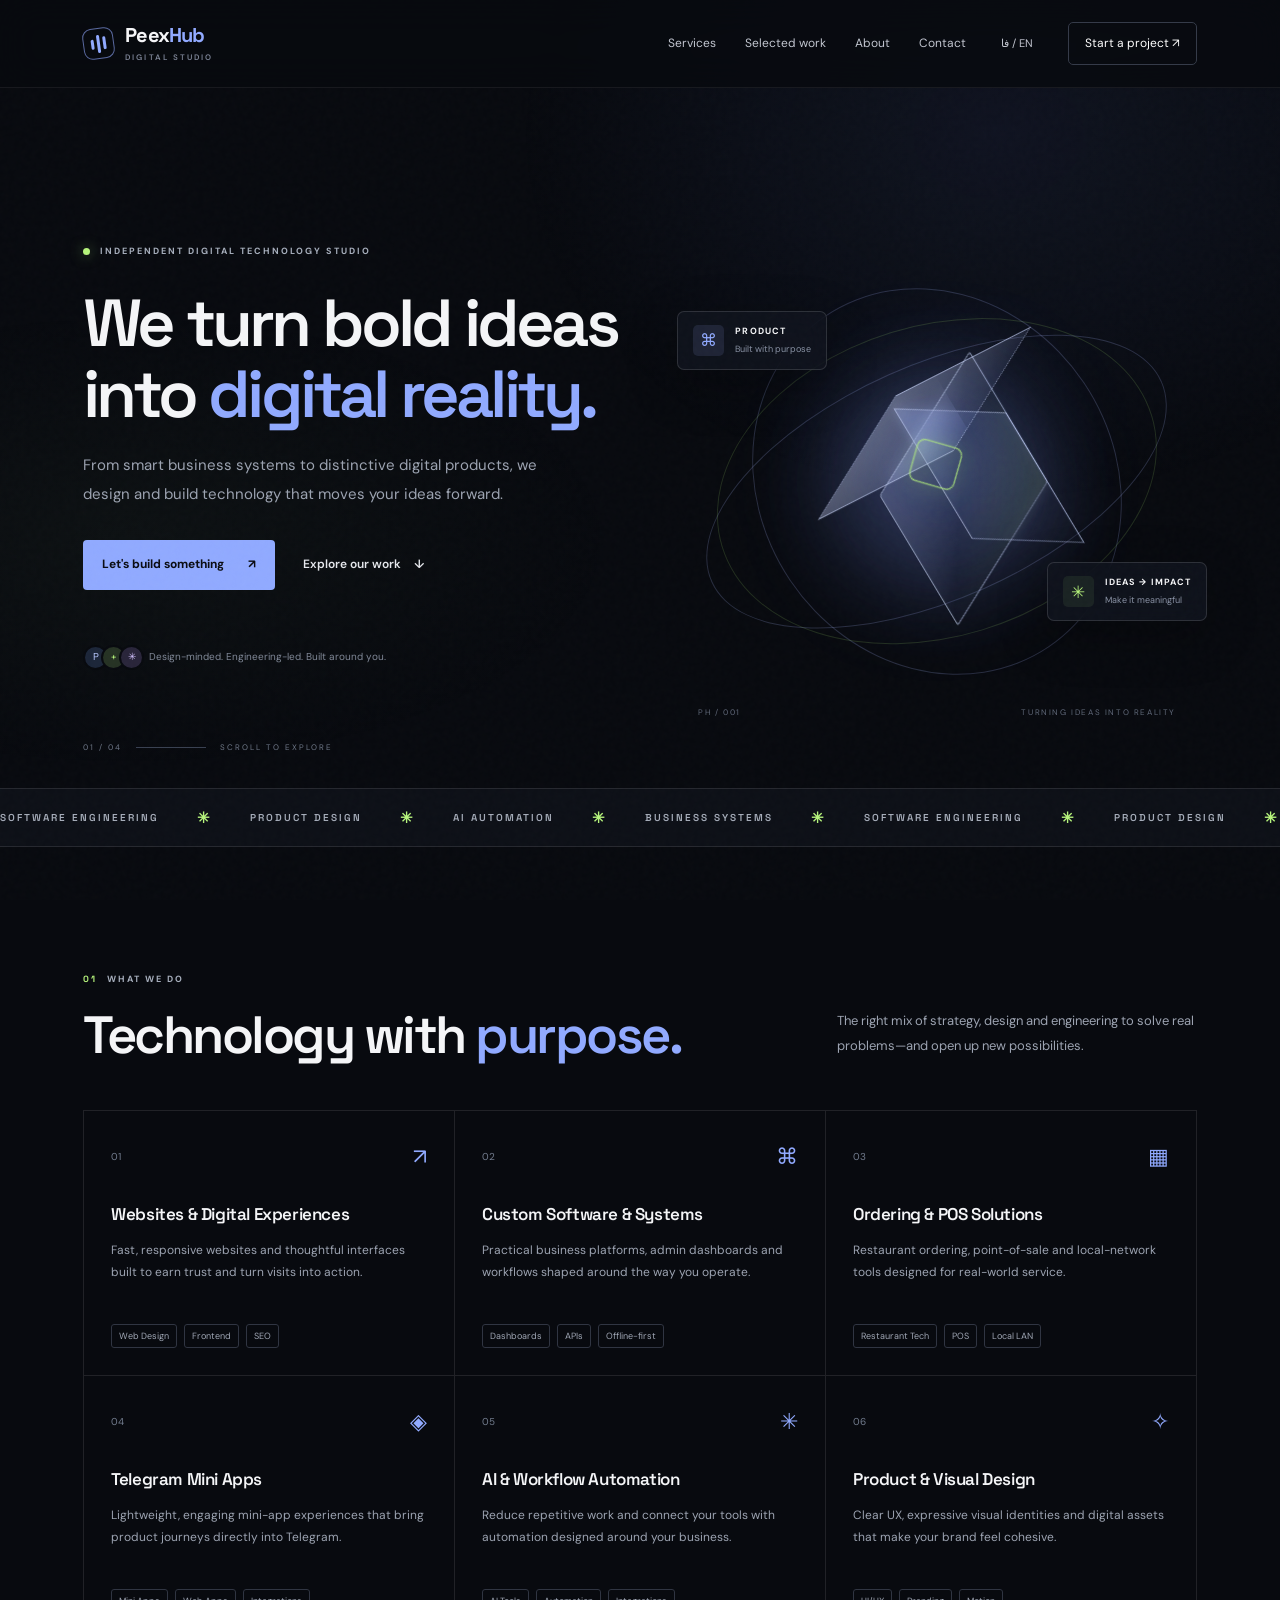
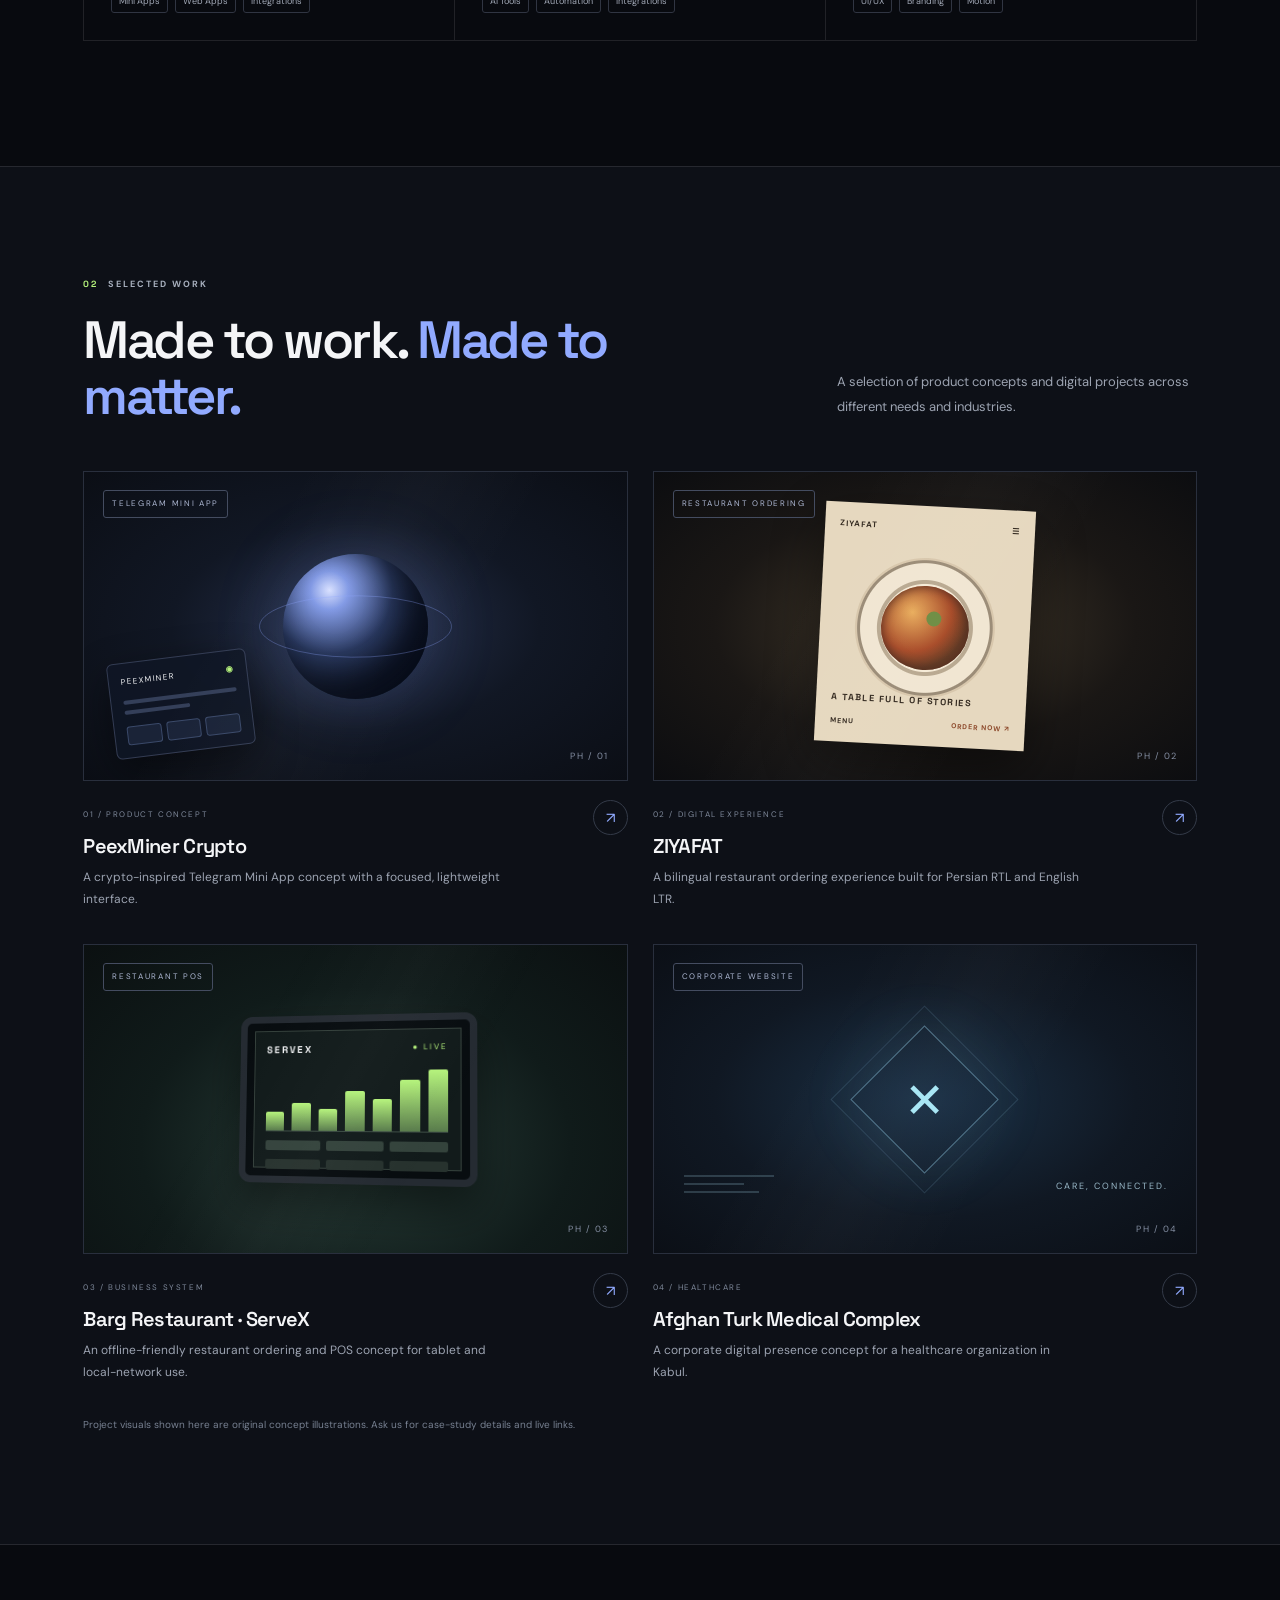
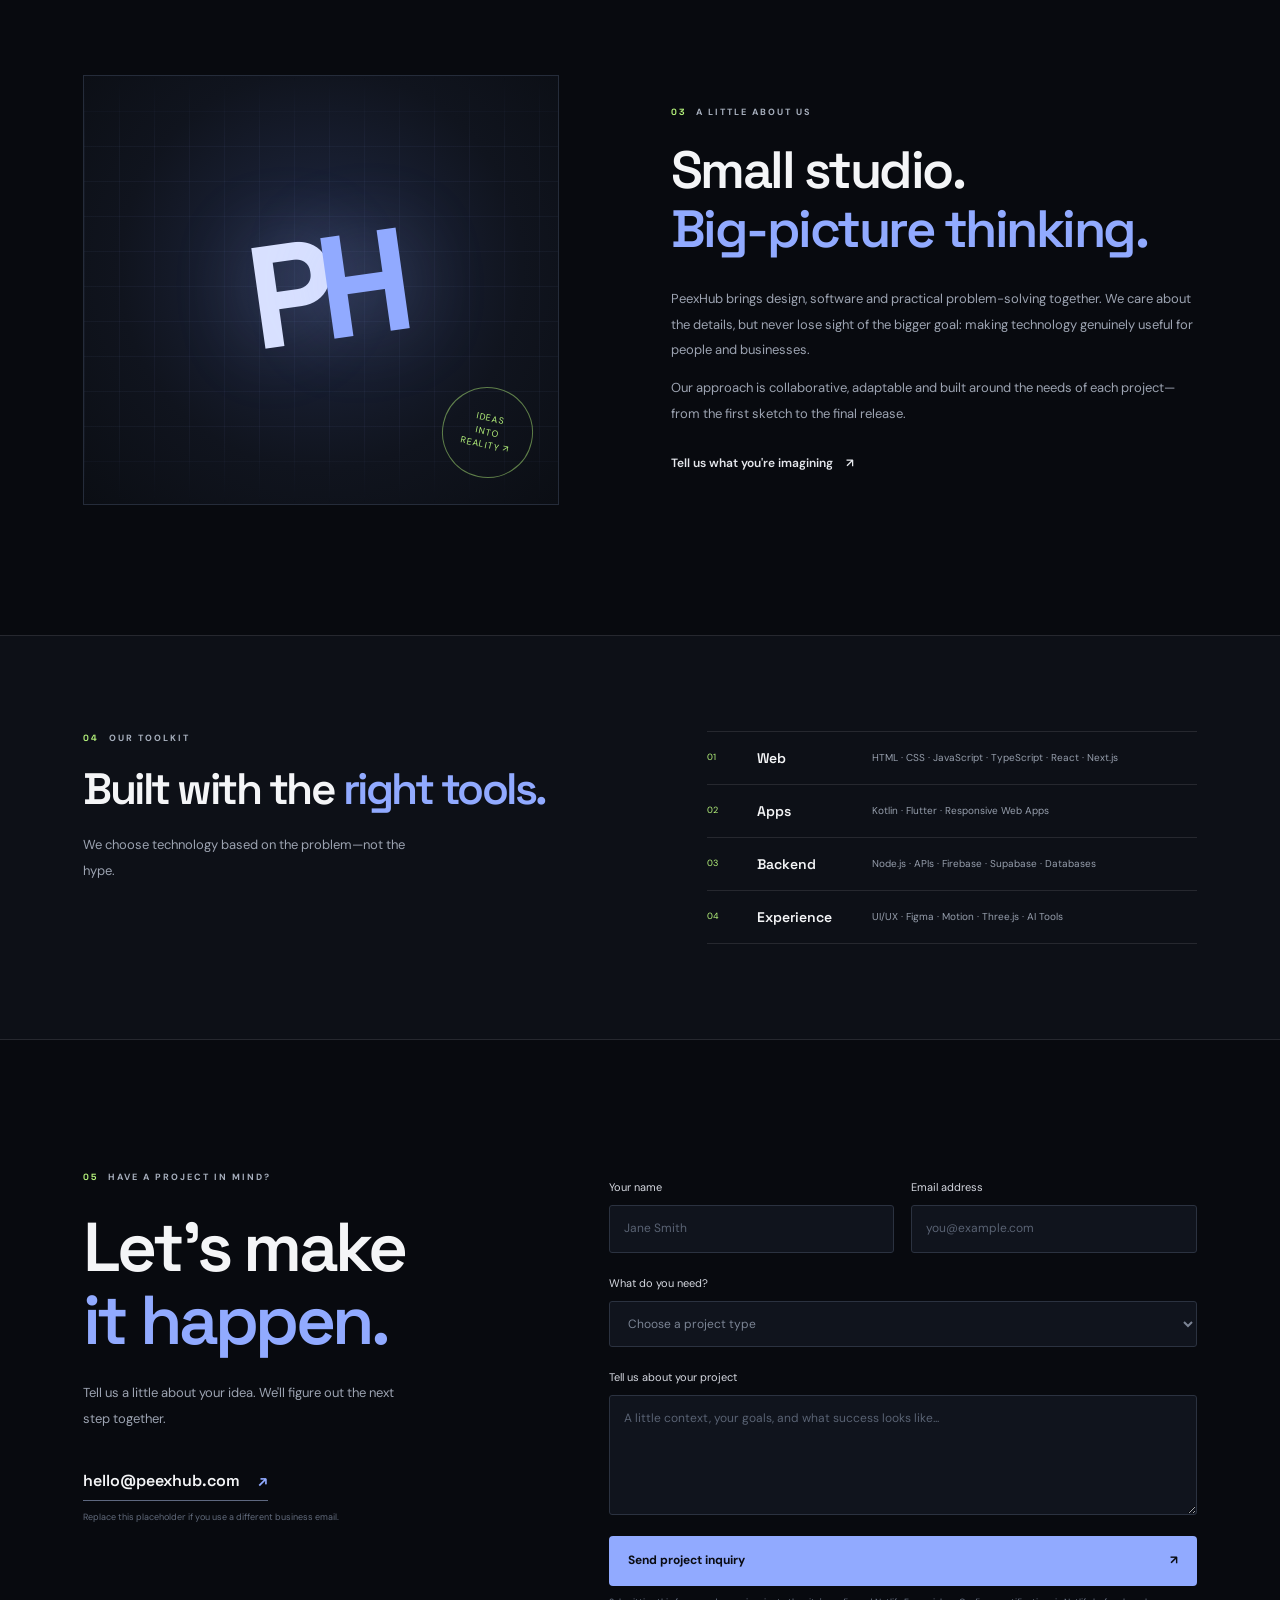
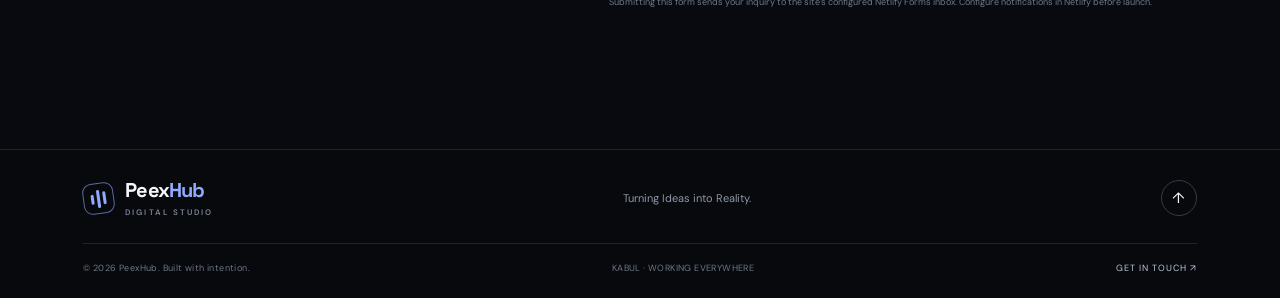
<file: index.html>
<!doctype html>
<html lang="en" dir="ltr">
<head>
  <meta charset="utf-8">
  <meta name="viewport" content="width=device-width, initial-scale=1">
  <meta name="theme-color" content="#080a0f">
  <meta name="description" content="PeexHub is a digital technology and software studio building websites, custom software, business systems, Telegram Mini Apps and AI-powered experiences.">
  <meta name="keywords" content="PeexHub, software development, digital product studio, web development, business systems, Telegram Mini Apps, AI automation">
  <meta property="og:type" content="website">
  <meta property="og:title" content="PeexHub — Turning Ideas into Reality">
  <meta property="og:description" content="Digital products, software and experiences built for what comes next.">
  <meta property="og:url" content="https://peexhub.com/">
  <meta name="twitter:card" content="summary_large_image">
  <link rel="canonical" href="https://peexhub.com/">
  <link rel="icon" href="assets/favicon.svg" type="image/svg+xml">
  <link rel="preconnect" href="https://fonts.googleapis.com">
  <link rel="preconnect" href="https://fonts.gstatic.com" crossorigin>
  <link href="https://fonts.googleapis.com/css2?family=DM+Sans:wght@400;500;600;700&family=Space+Grotesk:wght@400;500;600;700&family=Vazirmatn:wght@400;500;600;700&display=swap" rel="stylesheet">
  <link rel="stylesheet" href="styles.css">
  <title>PeexHub — Turning Ideas into Reality</title>
</head>
<body>
  <div class="noise" aria-hidden="true"></div>
  <header class="site-header">
    <a class="brand" href="#home" aria-label="PeexHub home">
      <span class="brand-mark"><span></span><span></span><span></span></span>
      <span>Peex<span>Hub</span><small> DIGITAL STUDIO</small></span>
    </a>
    <button class="menu-toggle" aria-label="Open menu" aria-expanded="false"><span></span><span></span></button>
    <nav class="nav">
      <a href="#services" data-en="Services" data-fa="خدمات">Services</a>
      <a href="#work" data-en="Selected work" data-fa="نمونه‌کارها">Selected work</a>
      <a href="#about" data-en="About" data-fa="درباره ما">About</a>
      <a href="#contact" data-en="Contact" data-fa="تماس">Contact</a>
      <button class="language-switch" type="button" aria-label="Switch language">فا / EN</button>
      <a class="nav-cta" href="#contact" data-en="Start a project ↗" data-fa="شروع پروژه ↗">Start a project ↗</a>
    </nav>
  </header>

  <main>
    <section class="hero section-wrap" id="home">
      <div class="hero-copy">
        <div class="eyebrow"><span class="status-dot"></span><span data-en="INDEPENDENT DIGITAL TECHNOLOGY STUDIO" data-fa="استودیوی مستقل فناوری دیجیتال">INDEPENDENT DIGITAL TECHNOLOGY STUDIO</span></div>
        <h1 data-en="We turn bold ideas into <em>digital reality.</em>" data-fa="ایده‌های بزرگ را به <em>واقعیت دیجیتال</em> تبدیل می‌کنیم.">We turn bold ideas into <em>digital reality.</em></h1>
        <p class="hero-lead" data-en="From smart business systems to distinctive digital products, we design and build technology that moves your ideas forward." data-fa="از سیستم‌های هوشمند تجاری تا محصولات دیجیتال متمایز؛ فناوری‌هایی طراحی و توسعه می‌دهیم که ایده‌های شما را به جلو می‌برند.">From smart business systems to distinctive digital products, we design and build technology that moves your ideas forward.</p>
        <div class="hero-actions">
          <a class="button button-primary" href="#contact"><span data-en="Let's build something" data-fa="بیایید چیزی بسازیم">Let's build something</span><span>↗</span></a>
          <a class="text-link" href="#work"><span data-en="Explore our work" data-fa="دیدن نمونه‌کارها">Explore our work</span><span>↓</span></a>
        </div>
        <div class="hero-proof"><div class="proof-avatars"><i>P</i><i>+</i><i>✳</i></div><span data-en="Design-minded. Engineering-led. Built around you." data-fa="طراحی‌محور، مهندسی‌محور و متناسب با نیاز شما.">Design-minded. Engineering-led. Built around you.</span></div>
      </div>
      <div class="hero-art" aria-label="Abstract 3D digital sculpture">
        <div class="orbit orbit-one"></div><div class="orbit orbit-two"></div><div class="orbit orbit-three"></div>
        <div class="core-glow"></div>
        <div class="glass-cube"><div class="cube-face face-front"></div><div class="cube-face face-side"></div><div class="cube-face face-top"></div><div class="cube-inner"></div></div>
        <div class="floating-chip chip-one"><span class="chip-icon">⌘</span><span><b>PRODUCT</b><small>Built with purpose</small></span></div>
        <div class="floating-chip chip-two"><span class="chip-icon chip-green">✳</span><span><b>IDEAS → IMPACT</b><small>Make it meaningful</small></span></div>
        <div class="art-caption"><span>PH / 001</span><span>TURNING IDEAS INTO REALITY</span></div>
      </div>
      <div class="hero-bottom"><span>01 / 04</span><span class="bottom-line"></span><span data-en="SCROLL TO EXPLORE" data-fa="برای کشف بیشتر پیمایش کنید">SCROLL TO EXPLORE</span></div>
    </section>

    <section class="ticker" aria-label="Our capabilities"><div class="ticker-track"><span>SOFTWARE ENGINEERING</span><b>✳</b><span>PRODUCT DESIGN</span><b>✳</b><span>AI AUTOMATION</span><b>✳</b><span>BUSINESS SYSTEMS</span><b>✳</b><span>SOFTWARE ENGINEERING</span><b>✳</b><span>PRODUCT DESIGN</span><b>✳</b><span>AI AUTOMATION</span><b>✳</b><span>BUSINESS SYSTEMS</span><b>✳</b></div></section>

    <section class="section-wrap services-section" id="services">
      <div class="section-heading"><div><div class="eyebrow"><span class="section-number">01</span><span data-en="WHAT WE DO" data-fa="خدمات ما">WHAT WE DO</span></div><h2 data-en="Technology with <em>purpose.</em>" data-fa="فناوری با <em>هدف روشن.</em>">Technology with <em>purpose.</em></h2></div><p data-en="The right mix of strategy, design and engineering to solve real problems—and open up new possibilities." data-fa="ترکیبی درست از استراتژی، طراحی و مهندسی برای حل مشکلات واقعی و خلق فرصت‌های تازه.">The right mix of strategy, design and engineering to solve real problems—and open up new possibilities.</p></div>
      <div class="service-grid">
        <article class="service-card"><div class="service-top"><span class="service-index">01</span><span class="service-icon">↗</span></div><h3 data-en="Websites & Digital Experiences" data-fa="وب‌سایت و تجربه‌های دیجیتال">Websites & Digital Experiences</h3><p data-en="Fast, responsive websites and thoughtful interfaces built to earn trust and turn visits into action." data-fa="وب‌سایت‌های سریع و واکنش‌گرا با رابط‌های سنجیده برای جلب اعتماد و تبدیل بازدید به اقدام.">Fast, responsive websites and thoughtful interfaces built to earn trust and turn visits into action.</p><div class="tags"><span>Web Design</span><span>Frontend</span><span>SEO</span></div></article>
        <article class="service-card"><div class="service-top"><span class="service-index">02</span><span class="service-icon">⌘</span></div><h3 data-en="Custom Software & Systems" data-fa="نرم‌افزار و سیستم‌های اختصاصی">Custom Software & Systems</h3><p data-en="Practical business platforms, admin dashboards and workflows shaped around the way you operate." data-fa="پلتفرم‌های تجاری، داشبوردهای مدیریتی و گردش‌کارهایی متناسب با شیوه کار شما.">Practical business platforms, admin dashboards and workflows shaped around the way you operate.</p><div class="tags"><span>Dashboards</span><span>APIs</span><span>Offline-first</span></div></article>
        <article class="service-card"><div class="service-top"><span class="service-index">03</span><span class="service-icon">▦</span></div><h3 data-en="Ordering & POS Solutions" data-fa="راهکارهای سفارش‌گیری و صندوق">Ordering & POS Solutions</h3><p data-en="Restaurant ordering, point-of-sale and local-network tools designed for real-world service." data-fa="سیستم‌های سفارش‌گیری رستوران، صندوق فروش و ابزارهای شبکه محلی برای کار واقعی.">Restaurant ordering, point-of-sale and local-network tools designed for real-world service.</p><div class="tags"><span>Restaurant Tech</span><span>POS</span><span>Local LAN</span></div></article>
        <article class="service-card"><div class="service-top"><span class="service-index">04</span><span class="service-icon">◈</span></div><h3 data-en="Telegram Mini Apps" data-fa="مینی‌اپ‌های تلگرام">Telegram Mini Apps</h3><p data-en="Lightweight, engaging mini-app experiences that bring product journeys directly into Telegram." data-fa="تجربه‌های سبک و جذاب که مسیر استفاده از محصول را مستقیماً به تلگرام می‌آورند.">Lightweight, engaging mini-app experiences that bring product journeys directly into Telegram.</p><div class="tags"><span>Mini Apps</span><span>Web Apps</span><span>Integrations</span></div></article>
        <article class="service-card"><div class="service-top"><span class="service-index">05</span><span class="service-icon">✳</span></div><h3 data-en="AI & Workflow Automation" data-fa="هوش مصنوعی و خودکارسازی">AI & Workflow Automation</h3><p data-en="Reduce repetitive work and connect your tools with automation designed around your business." data-fa="کارهای تکراری را کاهش دهید و ابزارهایتان را با خودکارسازی متناسب با کسب‌وکارتان پیوند دهید.">Reduce repetitive work and connect your tools with automation designed around your business.</p><div class="tags"><span>AI Tools</span><span>Automation</span><span>Integrations</span></div></article>
        <article class="service-card"><div class="service-top"><span class="service-index">06</span><span class="service-icon">✧</span></div><h3 data-en="Product & Visual Design" data-fa="طراحی محصول و هویت بصری">Product & Visual Design</h3><p data-en="Clear UX, expressive visual identities and digital assets that make your brand feel cohesive." data-fa="تجربه کاربری روشن، هویت بصری متمایز و دارایی‌های دیجیتال هماهنگ با برند شما.">Clear UX, expressive visual identities and digital assets that make your brand feel cohesive.</p><div class="tags"><span>UI/UX</span><span>Branding</span><span>Motion</span></div></article>
      </div>
    </section>

    <section class="work-section" id="work"><div class="section-wrap"><div class="section-heading"><div><div class="eyebrow"><span class="section-number">02</span><span data-en="SELECTED WORK" data-fa="نمونه‌کارهای منتخب">SELECTED WORK</span></div><h2 data-en="Made to work. <em>Made to matter.</em>" data-fa="برای کارکردن ساخته شده؛ <em>برای اثرگذاری.</em>">Made to work. <em>Made to matter.</em></h2></div><p data-en="A selection of product concepts and digital projects across different needs and industries." data-fa="گزیده‌ای از پروژه‌ها و مفاهیم دیجیتال برای نیازها و حوزه‌های گوناگون.">A selection of product concepts and digital projects across different needs and industries.</p></div>
    <div class="project-grid">
      <article class="project-card project-miner"><div class="project-visual"><div class="miner-orb"></div><div class="project-label">TELEGRAM MINI APP</div><span class="visual-code">PH / 01</span><div class="mini-ui"><span>PEEXMINER</span><b>◉</b><div class="mini-line"></div><div class="mini-line short"></div><div class="mini-stats"><i></i><i></i><i></i></div></div></div><div class="project-info"><div><span class="project-type">01 / PRODUCT CONCEPT</span><h3>PeexMiner Crypto</h3><p data-en="A crypto-inspired Telegram Mini App concept with a focused, lightweight interface." data-fa="مفهوم مینی‌اپ تلگرام با حال‌وهوای کریپتو و رابط کاربری سبک و متمرکز.">A crypto-inspired Telegram Mini App concept with a focused, lightweight interface.</p></div><span class="project-arrow">↗</span></div></article>
      <article class="project-card project-food"><div class="project-visual"><div class="food-window"><div class="food-top"><span>ZIYAFAT</span><span>☰</span></div><div class="food-plate"><div class="food-meal"></div></div><div class="food-caption">A TABLE FULL OF STORIES</div><div class="food-bottom"><span>MENU</span><span>ORDER NOW ↗</span></div></div><div class="project-label">RESTAURANT ORDERING</div><span class="visual-code">PH / 02</span></div><div class="project-info"><div><span class="project-type">02 / DIGITAL EXPERIENCE</span><h3>ZIYAFAT</h3><p data-en="A bilingual restaurant ordering experience built for Persian RTL and English LTR." data-fa="تجربه سفارش‌گیری رستوران با پشتیبانی از فارسی راست‌چین و انگلیسی چپ‌چین.">A bilingual restaurant ordering experience built for Persian RTL and English LTR.</p></div><span class="project-arrow">↗</span></div></article>
      <article class="project-card project-pos"><div class="project-visual"><div class="pos-device"><div class="pos-screen"><div class="pos-head">SERVEX <span>● LIVE</span></div><div class="pos-chart"><i></i><i></i><i></i><i></i><i></i><i></i><i></i></div><div class="pos-row"><b></b><b></b><b></b></div><div class="pos-row second"><b></b><b></b><b></b></div></div></div><div class="project-label">RESTAURANT POS</div><span class="visual-code">PH / 03</span></div><div class="project-info"><div><span class="project-type">03 / BUSINESS SYSTEM</span><h3>Barg Restaurant · ServeX</h3><p data-en="An offline-friendly restaurant ordering and POS concept for tablet and local-network use." data-fa="مفهوم سفارش‌گیری و صندوق رستوران با قابلیت کار آفلاین روی تبلت و شبکه محلی.">An offline-friendly restaurant ordering and POS concept for tablet and local-network use.</p></div><span class="project-arrow">↗</span></div></article>
      <article class="project-card project-medical"><div class="project-visual"><div class="medical-cross">+</div><div class="medical-lines"><span></span><span></span><span></span></div><div class="medical-name">CARE, CONNECTED.</div><div class="project-label">CORPORATE WEBSITE</div><span class="visual-code">PH / 04</span></div><div class="project-info"><div><span class="project-type">04 / HEALTHCARE</span><h3>Afghan Turk Medical Complex</h3><p data-en="A corporate digital presence concept for a healthcare organization in Kabul." data-fa="مفهوم حضور دیجیتال سازمانی برای یک مجموعه خدمات درمانی در کابل.">A corporate digital presence concept for a healthcare organization in Kabul.</p></div><span class="project-arrow">↗</span></div></article>
    </div>
    <p class="portfolio-note" data-en="Project visuals shown here are original concept illustrations. Ask us for case-study details and live links." data-fa="تصاویر این بخش، تصویرسازی مفهومی پروژه‌ها هستند. برای جزئیات و لینک‌های واقعی با ما تماس بگیرید.">Project visuals shown here are original concept illustrations. Ask us for case-study details and live links.</p>
    </div></section>

    <section class="about-section section-wrap" id="about"><div class="about-art"><div class="about-grid"></div><div class="about-monogram">P<span>H</span></div><div class="about-stamp">IDEAS<br>INTO<br>REALITY ↗</div></div><div class="about-copy"><div class="eyebrow"><span class="section-number">03</span><span data-en="A LITTLE ABOUT US" data-fa="کمی درباره ما">A LITTLE ABOUT US</span></div><h2 data-en="Small studio.<br><em>Big-picture thinking.</em>" data-fa="استودیویی کوچک؛<br><em>نگاهی بزرگ.</em>">Small studio.<br><em>Big-picture thinking.</em></h2><p data-en="PeexHub brings design, software and practical problem-solving together. We care about the details, but never lose sight of the bigger goal: making technology genuinely useful for people and businesses." data-fa="PeexHub طراحی، نرم‌افزار و حل عملی مسئله را کنار هم می‌آورد. به جزئیات اهمیت می‌دهیم، اما هدف اصلی را فراموش نمی‌کنیم: فناوری باید برای مردم و کسب‌وکارها واقعاً مفید باشد.">PeexHub brings design, software and practical problem-solving together. We care about the details, but never lose sight of the bigger goal: making technology genuinely useful for people and businesses.</p><p data-en="Our approach is collaborative, adaptable and built around the needs of each project—from the first sketch to the final release." data-fa="روش کار ما مشارکتی، انعطاف‌پذیر و متناسب با نیاز هر پروژه است؛ از نخستین طرح تا انتشار نهایی.">Our approach is collaborative, adaptable and built around the needs of each project—from the first sketch to the final release.</p><a class="text-link" href="#contact"><span data-en="Tell us what you're imagining" data-fa="از ایده‌ات برای ما بگو">Tell us what you're imagining</span><span>↗</span></a></div></section>

    <section class="stack-section"><div class="section-wrap stack-inner"><div><div class="eyebrow"><span class="section-number">04</span><span data-en="OUR TOOLKIT" data-fa="ابزارهای ما">OUR TOOLKIT</span></div><h2 data-en="Built with the <em>right tools.</em>" data-fa="ساخته‌شده با <em>ابزارهای مناسب.</em>">Built with the <em>right tools.</em></h2><p data-en="We choose technology based on the problem—not the hype." data-fa="فناوری را بر اساس مسئله انتخاب می‌کنیم، نه هیاهوی بازار.">We choose technology based on the problem—not the hype.</p></div><div class="stack-list"><div><span>01</span><b>Web</b><p>HTML · CSS · JavaScript · TypeScript · React · Next.js</p></div><div><span>02</span><b>Apps</b><p>Kotlin · Flutter · Responsive Web Apps</p></div><div><span>03</span><b>Backend</b><p>Node.js · APIs · Firebase · Supabase · Databases</p></div><div><span>04</span><b>Experience</b><p>UI/UX · Figma · Motion · Three.js · AI Tools</p></div></div></div></section>

    <section class="contact-section section-wrap" id="contact"><div class="contact-intro"><div class="eyebrow"><span class="section-number">05</span><span data-en="HAVE A PROJECT IN MIND?" data-fa="ایده‌ای برای پروژه داری؟">HAVE A PROJECT IN MIND?</span></div><h2 data-en="Let's make<br><em>it happen.</em>" data-fa="بیایید آن را<br><em>عملی کنیم.</em>">Let's make<br><em>it happen.</em></h2><p data-en="Tell us a little about your idea. We'll figure out the next step together." data-fa="کمی درباره ایده‌ات بگو؛ قدم بعدی را با هم پیدا می‌کنیم.">Tell us a little about your idea. We'll figure out the next step together.</p><a class="contact-email" href="mailto:hello@peexhub.com">hello@peexhub.com <span>↗</span></a><small class="email-note" data-en="Replace this placeholder if you use a different business email." data-fa="اگر ایمیل کاری دیگری داری، این آدرس نمونه را تغییر بده.">Replace this placeholder if you use a different business email.</small></div>
      <form class="contact-form" name="project-inquiry" method="POST" data-netlify="true" netlify-honeypot="bot-field" action="/success.html">
        <input type="hidden" name="form-name" value="project-inquiry">
        <p class="hidden"><label>Leave this empty: <input name="bot-field"></label></p>
        <div class="form-row"><label><span data-en="Your name" data-fa="نام شما">Your name</span><input name="name" type="text" autocomplete="name" required placeholder="Jane Smith"></label><label><span data-en="Email address" data-fa="آدرس ایمیل">Email address</span><input name="email" type="email" autocomplete="email" required placeholder="you@example.com"></label></div>
        <label><span data-en="What do you need?" data-fa="به چه چیزی نیاز دارید؟">What do you need?</span><select name="project-type" required><option value="" disabled selected data-en="Choose a project type" data-fa="نوع پروژه را انتخاب کنید">Choose a project type</option><option>Website / Digital Experience</option><option>Custom Software / Business System</option><option>Restaurant Ordering / POS</option><option>Telegram Mini App</option><option>AI / Automation</option><option>UI/UX / Branding</option><option>Something else</option></select></label>
        <label><span data-en="Tell us about your project" data-fa="درباره پروژه توضیح دهید">Tell us about your project</span><textarea name="message" rows="4" required placeholder="A little context, your goals, and what success looks like..."></textarea></label>
        <button class="button button-primary submit-button" type="submit"><span data-en="Send project inquiry" data-fa="ارسال درخواست پروژه">Send project inquiry</span><span>↗</span></button>
        <p class="form-note" data-en="Submitting this form sends your inquiry to the site's configured Netlify Forms inbox. Configure notifications in Netlify before launch." data-fa="این فرم از Netlify Forms استفاده می‌کند. پیش از راه‌اندازی، دریافت اعلان‌ها را در Netlify تنظیم کنید.">Submitting this form sends your inquiry to the site's configured Netlify Forms inbox. Configure notifications in Netlify before launch.</p>
      </form>
    </section>
  </main>

  <footer class="site-footer"><div class="footer-top"><a class="brand" href="#home"><span class="brand-mark"><span></span><span></span><span></span></span><span>Peex<span>Hub</span><small> DIGITAL STUDIO</small></span></a><p data-en="Turning Ideas into Reality." data-fa="ایده‌ها را به واقعیت تبدیل می‌کنیم.">Turning Ideas into Reality.</p><a class="back-top" href="#home" aria-label="Back to top">↑</a></div><div class="footer-bottom"><span>© <span id="year"></span> PeexHub. <span data-en="Built with intention." data-fa="با هدف ساخته شده است.">Built with intention.</span></span><span>KABUL · WORKING EVERYWHERE</span><a href="mailto:hello@peexhub.com">GET IN TOUCH ↗</a></div></footer>
  <script src="script.js"></script>
</body>
</html>
</file>
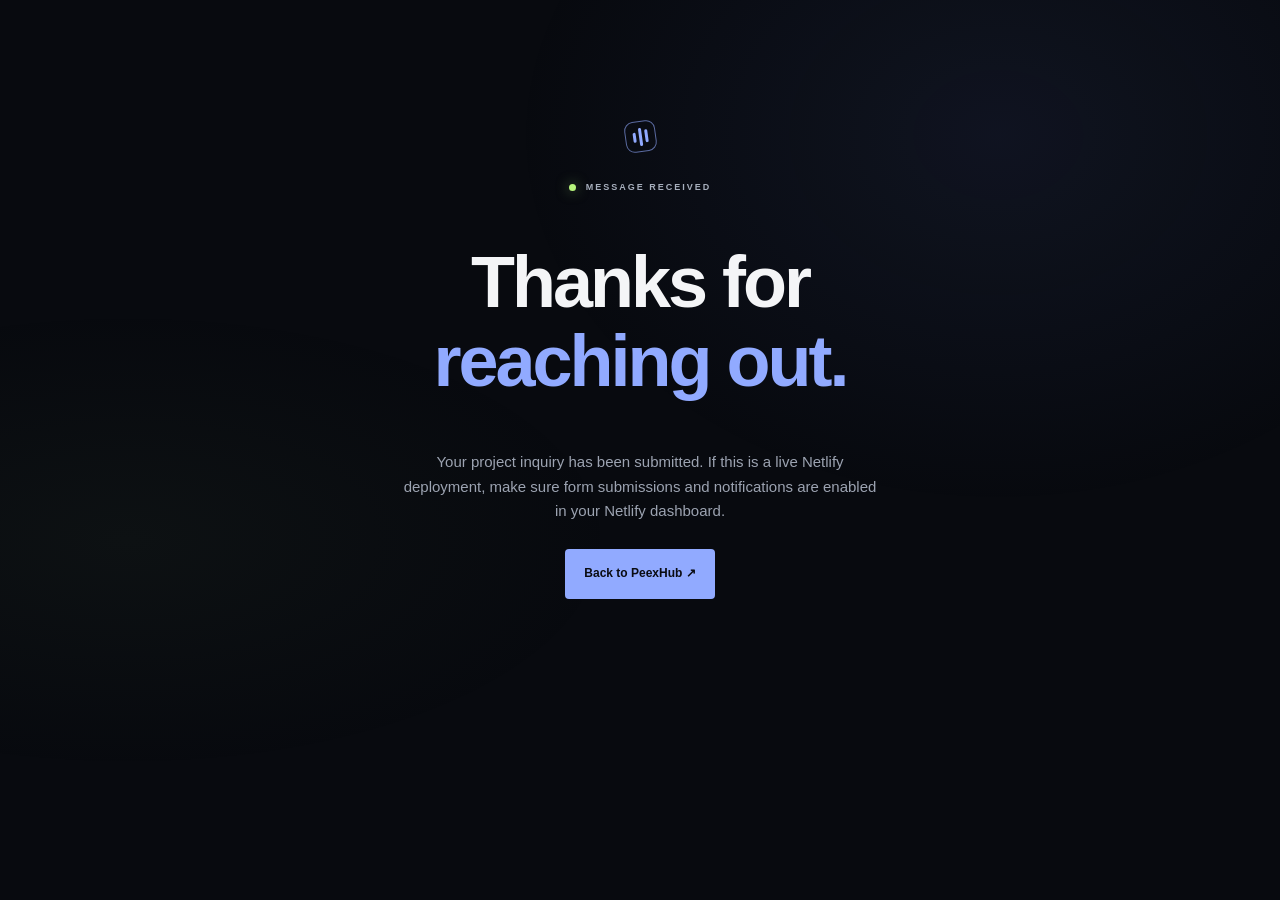
<file: success.html>
<!doctype html>
<html lang="en" dir="ltr">
<head>
  <meta charset="utf-8">
  <meta name="viewport" content="width=device-width, initial-scale=1">
  <meta name="robots" content="noindex">
  <meta name="theme-color" content="#080a0f">
  <link rel="stylesheet" href="styles.css">
  <title>Thank you — PeexHub</title>
</head>
<body>
  <main class="section-wrap" style="min-height:80vh;display:grid;place-items:center;text-align:center">
    <div>
      <div class="brand-mark" style="margin:0 auto 28px"><span></span><span></span><span></span></div>
      <div class="eyebrow" style="justify-content:center"><span class="status-dot"></span> MESSAGE RECEIVED</div>
      <h1 style="font:600 clamp(42px,7vw,72px)/1.1 'Space Grotesk',sans-serif;letter-spacing:-3px">Thanks for<br><em style="font-style:normal;color:#91aaff">reaching out.</em></h1>
      <p style="color:#9ca3b1;max-width:480px;margin:25px auto">Your project inquiry has been submitted. If this is a live Netlify deployment, make sure form submissions and notifications are enabled in your Netlify dashboard.</p>
      <a class="button button-primary" href="/">Back to PeexHub ↗</a>
    </div>
  </main>
</body>
</html>
</file>
<file: styles.css>
:root{--bg:#080a0f;--panel:#10131b;--panel2:#141923;--line:rgba(255,255,255,.1);--text:#f4f5f7;--muted:#9ca3b1;--blue:#91aaff;--green:#b6f47c;--font:"DM Sans",sans-serif;--display:"Space Grotesk",sans-serif;--fa:"Vazirmatn",sans-serif}*{box-sizing:border-box}html{scroll-behavior:smooth;scroll-padding-top:100px}body{margin:0;background:var(--bg);color:var(--text);font-family:var(--font);font-size:15px;line-height:1.65;overflow-x:hidden}body::before{content:"";position:fixed;inset:0;pointer-events:none;z-index:-2;background:radial-gradient(ellipse at 78% 15%,rgba(70,91,161,.12),transparent 34%),radial-gradient(ellipse at 10% 60%,rgba(102,137,84,.06),transparent 30%)}a{color:inherit;text-decoration:none}button,input,textarea,select{font:inherit}.noise{position:fixed;inset:0;pointer-events:none;opacity:.035;z-index:5;background-image:url("data:image/svg+xml,%3Csvg viewBox='0 0 180 180' xmlns='http://www.w3.org/2000/svg'%3E%3Cfilter id='n'%3E%3CfeTurbulence type='fractalNoise' baseFrequency='.9' numOctaves='3' stitchTiles='stitch'/%3E%3C/filter%3E%3Crect width='100%25' height='100%25' filter='url(%23n)' opacity='.55'/%3E%3C/svg%3E")}.site-header{height:88px;padding:0 6.5%;display:flex;align-items:center;justify-content:space-between;border-bottom:1px solid rgba(255,255,255,.065);position:sticky;top:0;background:rgba(8,10,15,.82);backdrop-filter:blur(18px);z-index:20}.brand{display:flex;align-items:center;gap:11px;font:700 20px var(--display);letter-spacing:-.8px;line-height:1}.brand>span:last-child>span{color:var(--blue)}.brand small{display:block;font:600 8px var(--font);letter-spacing:2.1px;color:#7c8495;margin-top:7px}.brand-mark{width:31px;height:31px;border:1px solid rgba(145,170,255,.6);border-radius:9px;display:flex;align-items:center;justify-content:center;gap:3px;transform:rotate(-8deg)}.brand-mark span{display:block;width:3px;border-radius:3px;background:var(--blue)}.brand-mark span:nth-child(1){height:10px}.brand-mark span:nth-child(2){height:18px}.brand-mark span:nth-child(3){height:13px}.nav{display:flex;align-items:center;gap:29px;font-size:12px;color:#c2c6d0}.nav>a:not(.nav-cta):hover,.text-link:hover{color:var(--blue)}.nav-cta{border:1px solid #353b49;padding:11px 16px;border-radius:5px;color:#fff;transition:.25s}.nav-cta:hover{background:var(--blue);border-color:var(--blue);color:#080a0f}.language-switch{background:none;border:0;color:#c2c6d0;cursor:pointer;font-size:11px}.menu-toggle{display:none}.section-wrap{width:min(1200px,87%);margin-inline:auto}.hero{min-height:690px;padding-top:96px;position:relative;display:grid;grid-template-columns:1.05fr .95fr;align-items:center;gap:20px}.hero-copy{position:relative;z-index:2;padding-bottom:48px}.eyebrow{display:flex;align-items:center;gap:10px;color:#a7afbd;font-size:9px;font-weight:700;letter-spacing:2px}.status-dot{width:7px;height:7px;border-radius:50%;background:var(--green);box-shadow:0 0 13px #b6f47c80}.hero h1,.section-heading h2,.about-copy h2,.stack-inner h2,.contact-intro h2{font:600 clamp(42px,5.2vw,70px)/1.06 var(--display);letter-spacing:-3.8px;margin:29px 0 22px;max-width:680px}.hero h1 em,.section-heading h2 em,.about-copy h2 em,.stack-inner h2 em,.contact-intro h2 em{font-style:normal;color:var(--blue)}.hero-lead{max-width:485px;color:var(--muted);font-size:15px;line-height:1.9}.hero-actions{display:flex;align-items:center;gap:28px;margin-top:32px}.button{display:inline-flex;align-items:center;justify-content:center;gap:24px;border:0;border-radius:4px;padding:15px 19px;font-size:12px;font-weight:700;cursor:pointer}.button-primary{background:var(--blue);color:#0a0c12;transition:transform .2s,background .2s}.button-primary:hover{transform:translateY(-3px);background:#b3c2ff}.text-link{display:inline-flex;align-items:center;gap:13px;font-size:12px;font-weight:600;color:#e6e8ed;transition:color .2s}.hero-proof{display:flex;align-items:center;gap:12px;margin-top:55px;color:#818998;font-size:10px}.proof-avatars{display:flex}.proof-avatars i{width:25px;height:25px;border-radius:50%;border:2px solid var(--bg);display:grid;place-items:center;margin-right:-7px;background:#1c2639;color:#b8c7ff;font-style:normal;font-size:10px}.proof-avatars i:nth-child(2){background:#263224;color:var(--green)}.proof-avatars i:nth-child(3){background:#29253a;color:#d4c4ff}.hero-art{height:500px;position:relative;display:grid;place-items:center;isolation:isolate}.hero-art:before{content:"";position:absolute;width:74%;aspect-ratio:1;border-radius:50%;background:radial-gradient(circle,rgba(107,133,218,.18),rgba(107,133,218,.03) 48%,transparent 70%);filter:blur(4px)}.orbit{position:absolute;border:1px solid rgba(169,187,255,.2);border-radius:50%;transform:rotate(-24deg)}.orbit-one{width:95%;height:47%}.orbit-two{width:77%;height:71%;transform:rotate(56deg)}.orbit-three{width:60%;height:90%;transform:rotate(73deg);border-color:rgba(182,244,124,.15)}.core-glow{position:absolute;width:210px;height:210px;border-radius:50%;background:rgba(125,150,255,.17);filter:blur(50px)}.glass-cube{width:190px;height:190px;position:relative;transform:rotate(-27deg) skew(4deg);filter:drop-shadow(0 0 35px rgba(126,151,255,.17));animation:float 7s ease-in-out infinite}.cube-face{position:absolute;border:1px solid rgba(206,218,255,.58);background:linear-gradient(135deg,rgba(179,195,255,.26),rgba(43,52,83,.12) 48%,rgba(182,244,124,.08));backdrop-filter:blur(4px)}.face-front{inset:20% 0 0 20%;transform:skewY(-30deg);border-radius:3px}.face-side{inset:20% 0 0 50%;transform:skewY(30deg);background:linear-gradient(135deg,rgba(119,143,224,.24),rgba(18,22,35,.28))}.face-top{inset:0 0 60% 20%;transform:skewX(-60deg);background:linear-gradient(100deg,rgba(209,219,255,.34),rgba(129,151,227,.1))}.cube-inner{position:absolute;left:42%;top:30%;width:45px;height:45px;border:1px solid var(--green);border-radius:8px;box-shadow:0 0 25px #b6f47c30;transform:rotate(45deg);background:linear-gradient(135deg,#b6f47c25,transparent)}.floating-chip{position:absolute;display:flex;align-items:center;gap:11px;padding:12px 15px;border:1px solid rgba(255,255,255,.13);background:rgba(17,21,31,.8);backdrop-filter:blur(14px);border-radius:7px;box-shadow:0 15px 50px #0004}.floating-chip b{display:block;font-size:9px;letter-spacing:1.1px}.floating-chip small{display:block;font-size:9px;color:#8992a4;margin-top:3px}.chip-icon{width:31px;height:31px;display:grid;place-items:center;background:#9eafff1e;border-radius:5px;color:var(--blue);font-size:17px}.chip-green{color:var(--green);background:#b6f47c14}.chip-one{top:16%;left:0}.chip-two{right:-2%;bottom:22%}.art-caption{position:absolute;bottom:12px;left:4%;right:4%;display:flex;justify-content:space-between;color:#606879;font-size:8px;letter-spacing:1.6px}.hero-bottom{position:absolute;bottom:24px;left:0;right:0;display:flex;align-items:center;gap:14px;color:#6e7787;font-size:8px;letter-spacing:2px}.bottom-line{width:70px;height:1px;background:#394151}.ticker{border-block:1px solid var(--line);overflow:hidden;background:#0d1017;padding:19px 0;margin-top:10px}.ticker-track{display:flex;justify-content:space-around;align-items:center;gap:38px;min-width:max-content;animation:ticker 32s linear infinite;font:600 10px var(--display);letter-spacing:2px;color:#a6adba}.ticker-track b{color:var(--green);font-size:15px}.services-section{padding-top:125px;padding-bottom:125px}.section-heading{display:flex;align-items:flex-end;justify-content:space-between;gap:35px;margin-bottom:48px}.section-number{color:var(--green);font-family:var(--display)}.section-heading h2,.about-copy h2,.stack-inner h2{font-size:clamp(36px,4.1vw,53px);letter-spacing:-2.5px;margin:20px 0 0}.section-heading>p{max-width:360px;color:var(--muted);font-size:13px;margin:0 0 4px;line-height:1.9}.service-grid{display:grid;grid-template-columns:repeat(3,1fr);border-top:1px solid var(--line);border-left:1px solid var(--line)}.service-card{padding:28px 27px 27px;min-height:255px;border-right:1px solid var(--line);border-bottom:1px solid var(--line);transition:background .25s}.service-card:hover{background:linear-gradient(135deg,#151a27,#0d1016)}.service-top{display:flex;justify-content:space-between;align-items:center;color:#737d8f;font-size:10px}.service-icon{font-size:22px;color:var(--blue)}.service-card h3{font:600 17px/1.4 var(--display);margin:27px 0 12px;letter-spacing:-.4px}.service-card p{font-size:12px;color:var(--muted);line-height:1.85;margin:0;min-height:64px}.tags{display:flex;flex-wrap:wrap;gap:7px;margin-top:21px}.tags span{border:1px solid #303542;color:#a0a7b5;padding:4px 7px;border-radius:3px;font-size:9px}.work-section{background:#0d1017;border-block:1px solid var(--line);padding:110px 0 100px}.project-grid{display:grid;grid-template-columns:1fr 1fr;gap:34px 25px}.project-card{min-width:0}.project-visual{height:310px;position:relative;overflow:hidden;border:1px solid #292f3d;background:#101522;display:grid;place-items:center}.project-visual:after{content:"";position:absolute;inset:0;pointer-events:none;background:linear-gradient(120deg,transparent 30%,#ffffff06 48%,transparent 65%)}.project-label{position:absolute;top:18px;left:19px;font-size:8px;letter-spacing:1.7px;color:#aeb8d3;border:1px solid #444c60;padding:6px 8px;border-radius:3px}.visual-code{position:absolute;bottom:17px;right:18px;font-size:9px;color:#858fa3;letter-spacing:1.5px}.project-miner .project-visual{background:radial-gradient(ellipse at 50% 50%,#26314d,#111724 48%,#0b0e15)}.miner-orb{width:145px;height:145px;border-radius:50%;background:radial-gradient(circle at 32% 25%,#d8e0ff,#8199e5 13%,#27375f 43%,#111a2f 70%);box-shadow:inset -20px -20px 35px #060b18,0 0 70px #758de73b;position:relative}.miner-orb:after{content:"";position:absolute;inset:-24px;border:1px solid #8ea6ff6b;border-radius:50%;transform:scaleY(.32) rotate(-20deg)}.mini-ui{position:absolute;bottom:28px;left:27px;width:140px;padding:12px;background:#101725dd;border:1px solid #8796bf4d;border-radius:6px;transform:rotate(-7deg);box-shadow:0 15px 40px #0007;font-size:8px;letter-spacing:1px}.mini-ui>b{float:right;color:var(--green)}.mini-line{height:4px;background:#343f59;margin-top:12px;border-radius:5px}.mini-line.short{width:58%;margin-top:6px}.mini-stats{display:flex;gap:5px;margin-top:12px}.mini-stats i{height:19px;flex:1;border:1px solid #3a4969;border-radius:3px;background:#8299e51a}.project-food .project-visual{background:radial-gradient(ellipse at 50% 50%,#443a2b,#1a1715 55%,#0c0d10)}.food-window{width:210px;height:240px;background:#e6d8bf;color:#342a20;position:relative;padding:15px;transform:rotate(3deg);box-shadow:0 20px 50px #0007}.food-top,.food-bottom{display:flex;justify-content:space-between;font-size:8px;letter-spacing:1px;font-weight:700}.food-plate{position:absolute;top:52px;left:35px;width:140px;height:140px;border-radius:50%;background:radial-gradient(circle,#f6ebd7 0 44%,#b9a991 45% 48%,#f1e6d2 49% 65%,#9b8c77 66% 68%,#d8c7ac 69%);display:grid;place-items:center}.food-meal{width:88px;height:84px;border-radius:50%;background:radial-gradient(circle at 35% 32%,#e9ad5c,#a84b28 48%,#633b24 70%);box-shadow:inset 0 0 12px #4d271b}.food-meal:after{content:"";display:block;width:15px;height:15px;border-radius:50%;background:#6e8d43;position:relative;top:25px;left:45px}.food-caption{position:absolute;bottom:39px;font:700 9px var(--display);letter-spacing:1.5px}.food-bottom{position:absolute;bottom:15px;left:15px;right:15px;font-size:7px}.food-bottom span:last-child{color:#8e4b2d}.project-pos .project-visual{background:radial-gradient(ellipse at 50% 65%,#273d37,#101b1a 56%,#0b1011)}.pos-device{width:240px;height:170px;border:7px solid #252b32;border-radius:12px;background:#080d10;padding:8px;transform:perspective(600px) rotateY(-9deg) rotateX(3deg);box-shadow:0 20px 40px #0007}.pos-screen{height:100%;padding:12px;background:#121b1b;border:1px solid #35413c}.pos-head{font:700 10px var(--display);letter-spacing:2px}.pos-head span{float:right;color:var(--green);font:8px var(--font)}.pos-chart{height:65px;display:flex;align-items:end;gap:8px;margin-top:12px;border-bottom:1px solid #3c4c44}.pos-chart i{flex:1;background:linear-gradient(#b6f47c,#597c4c);border-radius:2px 2px 0 0}.pos-chart i:nth-child(1){height:30%}.pos-chart i:nth-child(2){height:44%}.pos-chart i:nth-child(3){height:35%}.pos-chart i:nth-child(4){height:62%}.pos-chart i:nth-child(5){height:50%}.pos-chart i:nth-child(6){height:80%}.pos-chart i:nth-child(7){height:95%}.pos-row{display:flex;gap:6px;margin-top:9px}.pos-row b{height:10px;flex:1;background:#34433c;border-radius:2px}.pos-row.second b{background:#27322e}.project-medical .project-visual{background:radial-gradient(ellipse at 50% 50%,#1b3147,#101823 55%,#0b0f16)}.medical-cross{width:105px;height:105px;border:1px solid #8fc8e17a;display:grid;place-items:center;color:#a7e6f5;font:300 85px/1 var(--display);transform:rotate(45deg);box-shadow:0 0 70px #76c4e51c}.medical-cross:before{content:"";position:absolute;inset:-15px;border:1px solid #8fc8e72a}.medical-lines{position:absolute;bottom:60px;left:30px;display:flex;gap:6px;flex-direction:column}.medical-lines span{width:90px;height:2px;background:#9bc9dc3a}.medical-lines span:nth-child(2){width:60px}.medical-lines span:nth-child(3){width:75px}.medical-name{position:absolute;right:28px;bottom:60px;font-size:9px;letter-spacing:2px;color:#9ab9c9}.project-info{display:flex;justify-content:space-between;gap:20px;padding-top:19px}.project-type{font-size:8px;letter-spacing:1.6px;color:#7f899b}.project-info h3{font:600 20px var(--display);letter-spacing:-.7px;margin:8px 0}.project-info p{color:var(--muted);font-size:12px;max-width:430px;margin:0;line-height:1.8}.project-arrow{flex-shrink:0;width:35px;height:35px;display:grid;place-items:center;border:1px solid #343b49;border-radius:50%;color:var(--blue);transition:.2s}.project-card:hover .project-arrow{background:var(--blue);color:#080a0f}.portfolio-note{font-size:10px;color:#778091;margin-top:34px}.about-section{display:grid;grid-template-columns:.95fr 1.05fr;gap:10%;align-items:center;padding-top:130px;padding-bottom:130px}.about-art{height:430px;position:relative;overflow:hidden;background:radial-gradient(ellipse at 50% 45%,#202944,#10141e 60%,#0b0e14);border:1px solid #252c3a;display:grid;place-items:center}.about-grid{position:absolute;inset:0;background-image:linear-gradient(#8ea2ed0d 1px,transparent 1px),linear-gradient(90deg,#8ea2ed0d 1px,transparent 1px);background-size:35px 35px;mask-image:linear-gradient(transparent,#000 15%,#000 85%,transparent)}.about-monogram{font:700 145px/.9 var(--display);letter-spacing:-18px;color:#d9e1ff;text-shadow:0 0 80px #a6baff4a;transform:rotate(-8deg)}.about-monogram span{color:var(--blue)}.about-stamp{position:absolute;right:25px;bottom:26px;border:1px solid #b6f47c7a;border-radius:50%;width:91px;height:91px;display:grid;place-content:center;text-align:center;color:var(--green);font-size:9px;line-height:1.5;letter-spacing:1px;transform:rotate(12deg)}.about-copy h2{line-height:1.13}.about-copy>p,.stack-inner>div:first-child>p,.contact-intro>p{font-size:13px;color:var(--muted);line-height:1.95}.about-copy>p:first-of-type{margin-top:28px}.about-copy .text-link{margin-top:15px}.stack-section{background:#0d1017;border-block:1px solid var(--line);padding:95px 0}.stack-inner{display:grid;grid-template-columns:1fr 1fr;gap:12%}.stack-inner h2{font-size:44px}.stack-inner>div:first-child>p{max-width:340px;margin-top:20px}.stack-list>div{display:grid;grid-template-columns:35px 100px 1fr;gap:15px;align-items:center;padding:17px 0;border-bottom:1px solid var(--line)}.stack-list>div:first-child{border-top:1px solid var(--line)}.stack-list span{font-size:9px;color:var(--green)}.stack-list b{font:600 14px var(--display)}.stack-list p{font-size:10px;color:#969eac;margin:0;line-height:1.7}.contact-section{padding-top:130px;padding-bottom:130px;display:grid;grid-template-columns:.8fr 1.2fr;gap:12%}.contact-intro h2{font-size:clamp(48px,5.4vw,72px);margin-top:26px}.contact-intro>p{max-width:330px;margin:23px 0}.contact-email{display:inline-flex;align-items:center;gap:18px;font:600 16px var(--display);border-bottom:1px solid #5e6880;padding-bottom:9px;margin-top:16px}.contact-email span{color:var(--blue)}.email-note{display:block;color:#626b7c;font-size:9px;margin-top:9px}.contact-form{padding-top:8px}.contact-form label{display:block;color:#d5d8e0;font-size:11px;margin-bottom:21px}.form-row{display:grid;grid-template-columns:1fr 1fr;gap:17px}.contact-form input,.contact-form textarea,.contact-form select{display:block;width:100%;margin-top:9px;padding:13px 14px;background:#10141d;border:1px solid #2b3240;border-radius:3px;color:#f4f5f7;outline:none;font-size:12px;transition:border .2s}.contact-form input:focus,.contact-form textarea:focus,.contact-form select:focus{border-color:var(--blue)}.contact-form input::placeholder,.contact-form textarea::placeholder{color:#596273}.contact-form select:invalid{color:#7b8494}.contact-form option{color:#f4f5f7;background:#10141d}.contact-form textarea{resize:vertical;min-height:120px}.hidden{display:none}.submit-button{width:100%;justify-content:space-between}.form-note{font-size:9px;color:#70798a;line-height:1.7}.site-footer{border-top:1px solid var(--line);padding:28px 6.5% 22px;background:#07090d}.footer-top,.footer-bottom{display:flex;align-items:center;justify-content:space-between;gap:20px}.footer-top{padding-bottom:25px}.footer-top>p{font-size:11px;color:#8f98a8}.back-top{width:36px;height:36px;border:1px solid #353c4a;border-radius:50%;display:grid;place-items:center}.footer-bottom{border-top:1px solid var(--line);padding-top:17px;color:#6e7787;font-size:9px;letter-spacing:.4px}.footer-bottom a{color:#bdc6dc;letter-spacing:1px}@keyframes float{0%,100%{transform:translateY(0) rotate(-27deg) skew(4deg)}50%{transform:translateY(-13px) rotate(-23deg) skew(4deg)}}@keyframes ticker{to{transform:translateX(-25%)}}body[dir=rtl]{font-family:var(--fa),sans-serif}body[dir=rtl] .hero h1,body[dir=rtl] .section-heading h2,body[dir=rtl] .about-copy h2,body[dir=rtl] .stack-inner h2,body[dir=rtl] .contact-intro h2{font-family:var(--fa),sans-serif;letter-spacing:0;line-height:1.35}body[dir=rtl] .hero-copy,body[dir=rtl] .about-copy,body[dir=rtl] .contact-intro{text-align:right}body[dir=rtl] .hero-actions,body[dir=rtl] .hero-proof{flex-direction:row-reverse;justify-content:flex-end}body[dir=rtl] .eyebrow{letter-spacing:0}body[dir=rtl] .section-heading{flex-direction:row-reverse}body[dir=rtl] .service-card,body[dir=rtl] .project-info,body[dir=rtl] .contact-form{text-align:right}body[dir=rtl] .project-label{left:auto;right:19px}body[dir=rtl] .visual-code{right:auto;left:18px}body[dir=rtl] .form-row{direction:rtl}body[dir=rtl] .footer-top,body[dir=rtl] .footer-bottom{flex-direction:row-reverse}body[dir=rtl] .floating-chip{direction:ltr}@media(max-width:1000px){.site-header{padding-inline:5%}.nav{gap:17px}.hero{width:90%;grid-template-columns:1fr .85fr;padding-top:65px;min-height:620px}.hero h1{font-size:56px}.hero-art{transform:scale(.88)}.section-wrap{width:90%}.service-card{padding:22px 20px}.about-section{gap:7%}.contact-section{gap:7%}.stack-list>div{grid-template-columns:25px 80px 1fr}}@media(max-width:760px){.site-header{height:72px}.menu-toggle{display:flex;flex-direction:column;gap:6px;background:none;border:0;padding:10px;z-index:22}.menu-toggle span{width:24px;height:1px;background:#fff}.nav{display:none;position:absolute;top:71px;left:0;right:0;background:#0b0e15;border-bottom:1px solid var(--line);padding:24px 6% 28px;flex-direction:column;align-items:stretch;gap:20px}.nav.open{display:flex}.nav-cta{text-align:center}.language-switch{text-align:left;align-self:flex-start}body[dir=rtl] .language-switch{text-align:right;align-self:flex-end}.hero{display:flex;flex-direction:column;align-items:stretch;padding-top:68px;min-height:0;gap:0}.hero-copy{padding-bottom:0}.hero h1{font-size:clamp(43px,11vw,64px);letter-spacing:-2.8px;margin-top:24px}.hero-lead{font-size:14px}.hero-proof{margin-top:35px}.hero-art{height:350px;margin-top:5px;transform:none}.glass-cube{transform:scale(.78) rotate(-27deg) skew(4deg)}.chip-one{left:0;top:12%}.chip-two{right:0;bottom:17%}.floating-chip{padding:9px 10px}.art-caption{bottom:0}.hero-bottom{position:static;margin:22px 0 25px}.ticker{margin-top:0}.services-section,.work-section{padding-top:78px;padding-bottom:78px}.section-heading{display:block;margin-bottom:33px}.section-heading h2,.about-copy h2,.stack-inner h2{font-size:clamp(35px,8vw,48px);letter-spacing:-1.8px}.section-heading>p{margin-top:18px}.service-grid{grid-template-columns:1fr}.service-card{min-height:0;padding:23px}.service-card h3{margin-top:20px}.service-card p{min-height:0}.project-grid{grid-template-columns:1fr;gap:31px}.project-visual{height:290px}.about-section{grid-template-columns:1fr;padding-top:80px;padding-bottom:80px;gap:35px}.about-art{height:320px}.about-monogram{font-size:120px}.about-copy>p:first-of-type{margin-top:21px}.stack-section{padding:75px 0}.stack-inner{grid-template-columns:1fr;gap:30px}.stack-inner h2{font-size:39px}.stack-list>div{grid-template-columns:27px 75px 1fr;gap:9px}.stack-list p{font-size:9px}.contact-section{grid-template-columns:1fr;padding-top:80px;padding-bottom:80px;gap:40px}.contact-intro h2{font-size:58px}.form-row{grid-template-columns:1fr;gap:0}.footer-top{align-items:flex-start}.footer-top>p{max-width:125px;text-align:right}.footer-bottom{align-items:flex-start;flex-wrap:wrap;line-height:1.8}.footer-bottom>span:first-child{width:100%}body[dir=rtl] .footer-top>p{text-align:left}body[dir=rtl] .hero h1{letter-spacing:0}body[dir=rtl] .hero-actions{justify-content:flex-start}body[dir=rtl] .section-heading{text-align:right}}@media(prefers-reduced-motion:reduce){*,*::before,*::after{scroll-behavior:auto!important;animation-duration:.01ms!important;animation-iteration-count:1!important;transition-duration:.01ms!important}}
</file>
